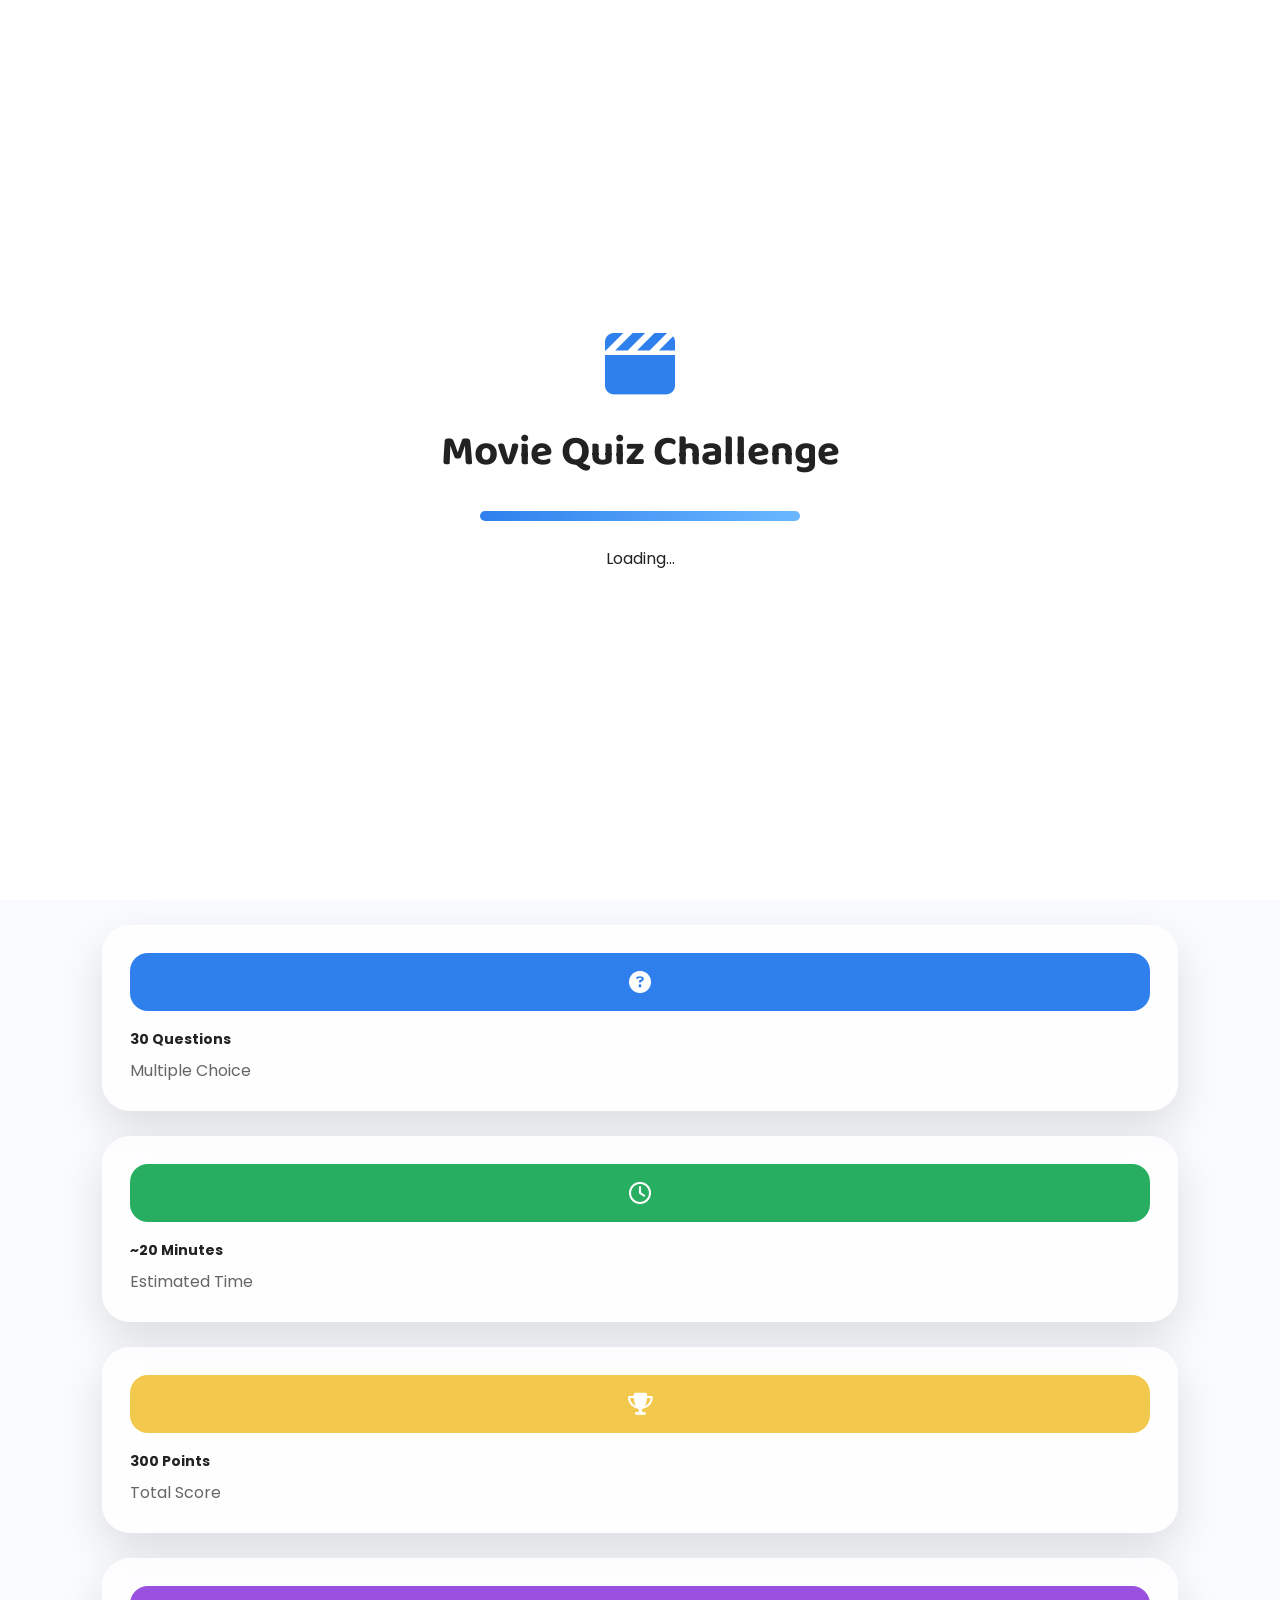
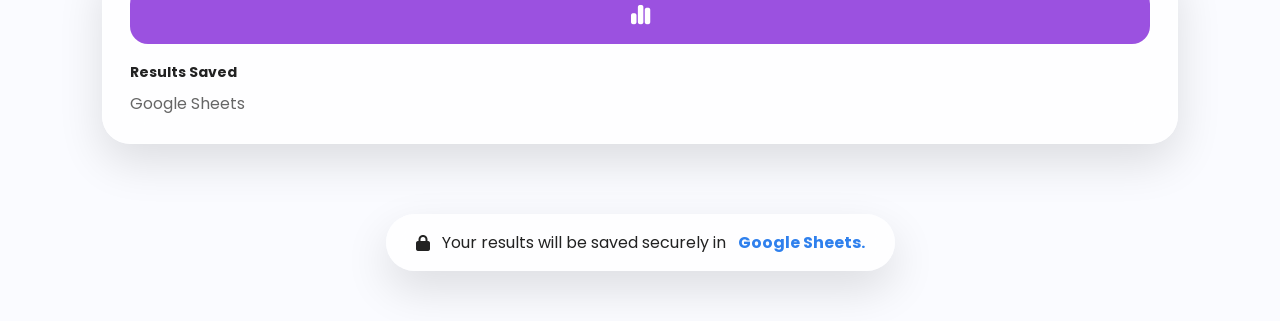
<file: index.html>
<!DOCTYPE html>
<html lang="en">

<head>
    <meta charset="UTF-8">
    <meta name="viewport" content="width=device-width, initial-scale=1.0">

    <title>The Present | Movie Quiz</title>

    <!-- Google Font -->
    <link rel="preconnect" href="https://fonts.googleapis.com">

    <link rel="preconnect" href="https://fonts.gstatic.com" crossorigin>

    <link href="https://fonts.googleapis.com/css2?family=Baloo+2:wght@600;700;800&family=Poppins:wght@300;400;500;600;700;800&display=swap"
        rel="stylesheet">

    <!-- Font Awesome -->
    <link rel="stylesheet"
        href="https://cdnjs.cloudflare.com/ajax/libs/font-awesome/6.7.2/css/all.min.css">

    <!-- CSS -->
    <link rel="stylesheet" href="css/style.css">

</head>

<body>

    <!-- ========================= -->
    <!-- LOADING SCREEN -->
    <!-- ========================= -->

    <div id="loader">

        <div class="loader-content">

            <i class="fa-solid fa-clapperboard"></i>

            <h2>Movie Quiz Challenge</h2>

            <div class="loading-bar">

                <div class="loading-progress"></div>

            </div>

            <p>Loading...</p>

        </div>

    </div>

    <!-- ========================= -->
    <!-- BACKGROUND VIDEO -->
    <!-- ========================= -->

    <video class="hero-video" autoplay muted loop playsinline>

        <source src="assets/hero.mp4" type="video/mp4">

    </video>

    <div class="video-overlay"></div>

    <!-- ========================= -->
    <!-- HEADER -->
    <!-- ========================= -->

    <header>

        <div class="logo">

            <i class="fa-solid fa-clapperboard"></i>

            <span>Movie Quiz Challenge</span>

        </div>

        <button class="music-btn" id="musicToggle">

            <i class="fa-solid fa-music"></i>

            <span>ON</span>

        </button>

    </header>

    <!-- ========================= -->
    <!-- HERO -->
    <!-- ========================= -->

    <main>

        <section class="hero">

            <div class="hero-left">

                <div class="badge">

                    ⭐ Interactive Quiz

                </div>

                <h1>

                    The

                    <span>Present</span>

                </h1>

                <div class="movie-year">

                    (2014)

                </div>

                <p>

                    Test how well you understand the short film and its meaningful message about acceptance, empathy,
                    and seeing beauty in our differences.

                </p>

                <button class="start-btn" id="startQuiz">

                    <i class="fa-solid fa-circle-play"></i>

                    START QUIZ

                </button>

                <div class="start-caption">

                    <i class="fa-solid fa-arrow-right-long"></i>

                    Let's see how much you understood the short film!

                </div>

            </div>

            <div class="hero-right">

                <!-- kosong -->
                <!-- video menjadi background -->

            </div>

        </section>

        <!-- ========================= -->
        <!-- INFO CARD -->
        <!-- ========================= -->

        <section class="info-section">

            <div class="info-card">

                <div class="icon blue">

                    <i class="fa-solid fa-circle-question"></i>

                </div>

                <h3>30 Questions</h3>

                <p>Multiple Choice</p>

            </div>

            <div class="info-card">

                <div class="icon green">

                    <i class="fa-regular fa-clock"></i>

                </div>

                <h3>~20 Minutes</h3>

                <p>Estimated Time</p>

            </div>

            <div class="info-card">

                <div class="icon yellow">

                    <i class="fa-solid fa-trophy"></i>

                </div>

                <h3>300 Points</h3>

                <p>Total Score</p>

            </div>

            <div class="info-card">

                <div class="icon purple">

                    <i class="fa-solid fa-chart-simple"></i>

                </div>

                <h3>Results Saved</h3>

                <p>Google Sheets</p>

            </div>

        </section>

        <!-- ========================= -->
        <!-- FOOTER -->
        <!-- ========================= -->

        <footer>

            <div class="save-info">

                <i class="fa-solid fa-lock"></i>

                Your results will be saved securely in

                <span>Google Sheets.</span>

            </div>

        </footer>

    </main>

    <!-- ========================= -->
    <!-- FLOATING PARTICLES -->
    <!-- ========================= -->

    <div class="particles">

        <span></span>
        <span></span>
        <span></span>
        <span></span>
        <span></span>
        <span></span>

    </div>

    <!-- ========================= -->
    <!-- AUDIO -->
    <!-- ========================= -->

    <audio id="bgm" loop>

        <source src="assets/music.mp3" type="audio/mpeg">

    </audio>

    <!-- JS -->

    <script src="js/main.js"></script>

</body>

</html>
</file>
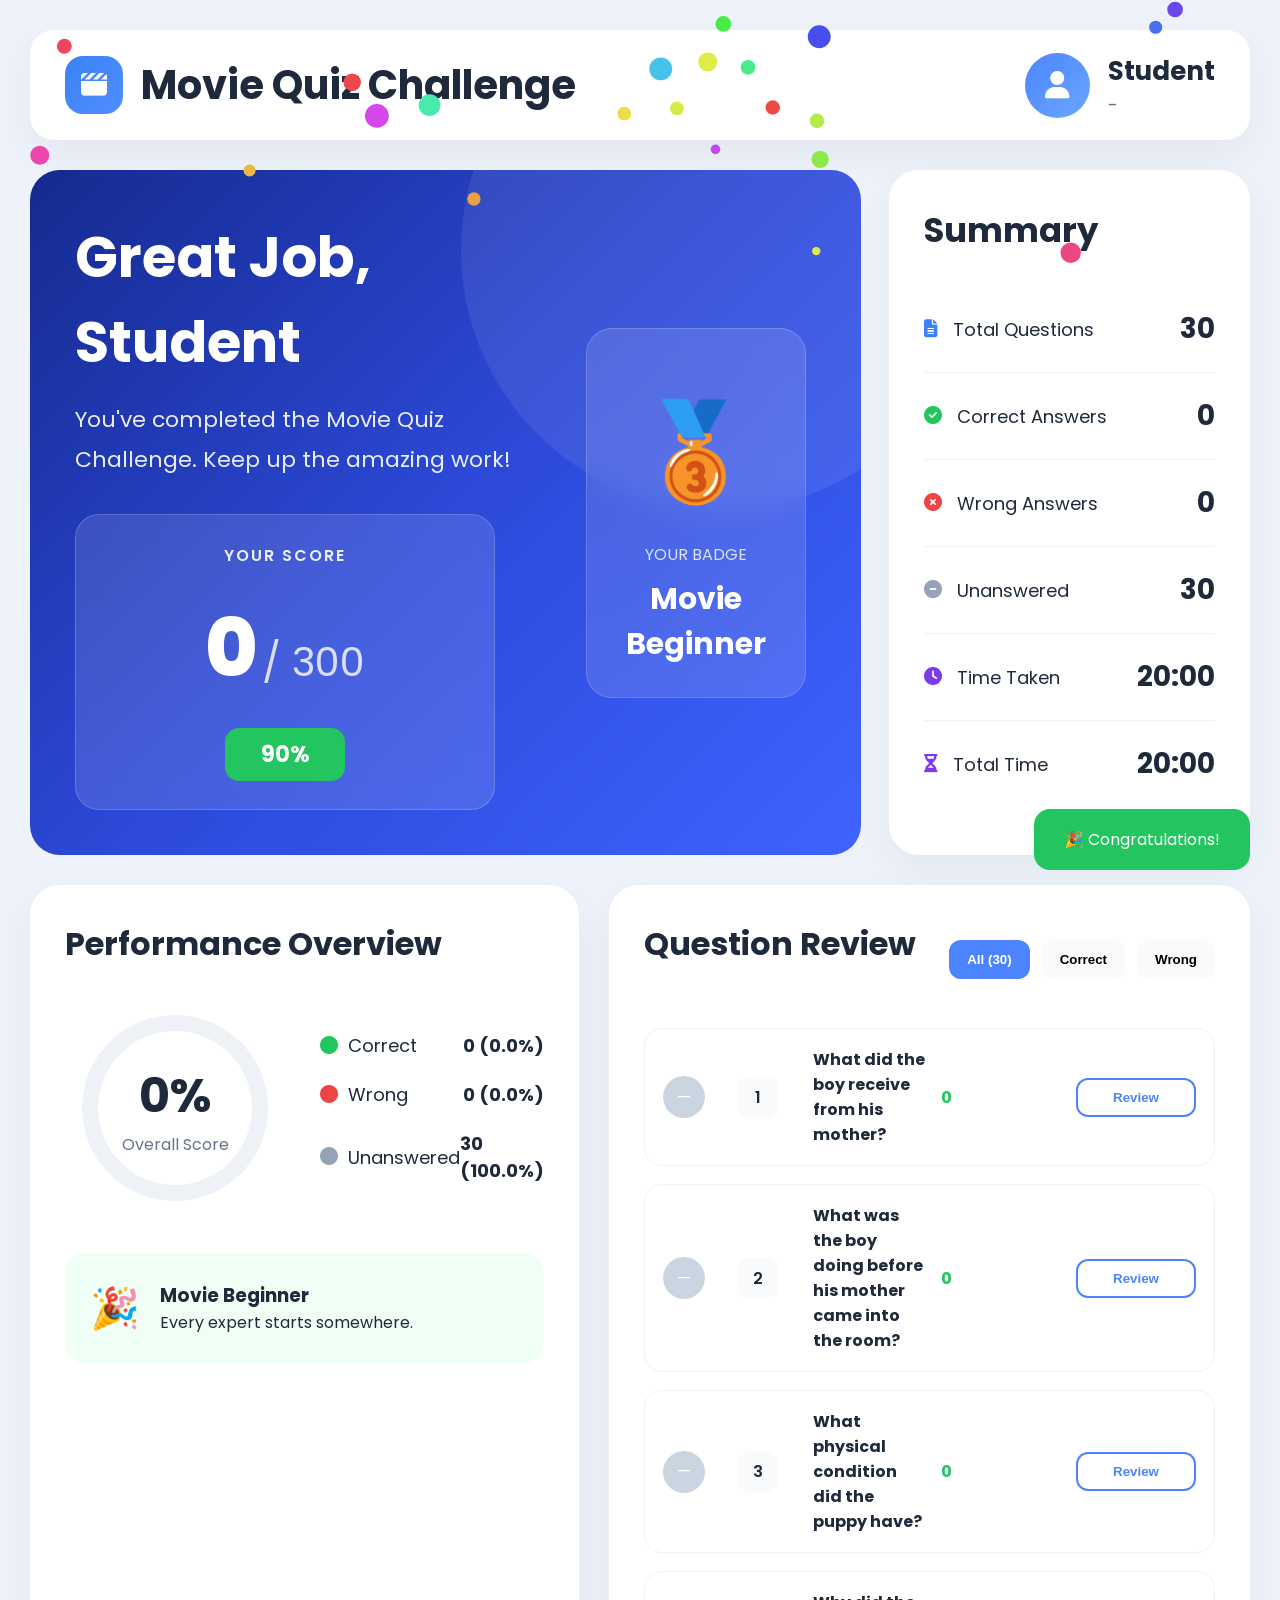
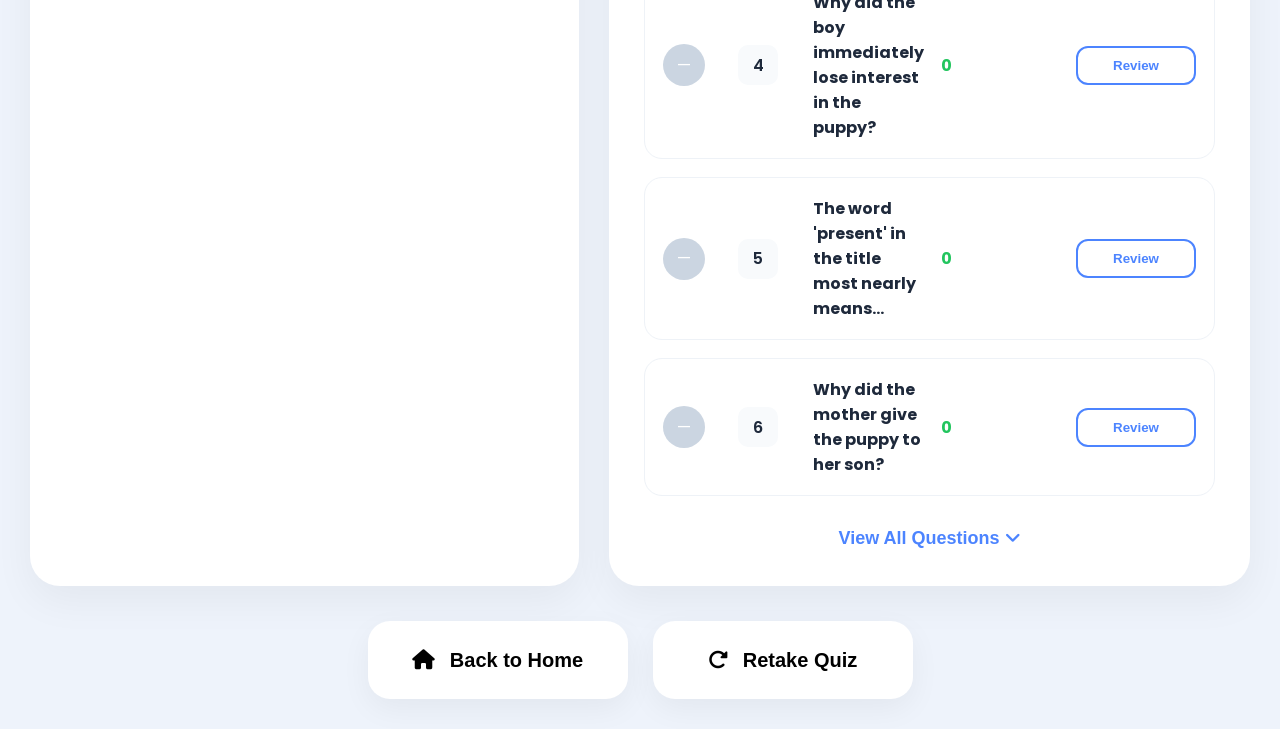
<file: result.html>
<!DOCTYPE html>
<html lang="en">

<head>

    <meta charset="UTF-8">

    <meta name="viewport"
          content="width=device-width, initial-scale=1.0">

    <title>Movie Quiz Challenge | Result</title>

    <link rel="stylesheet"
          href="css/result.css">

    <link rel="preconnect"
          href="https://fonts.googleapis.com">

    <link rel="preconnect"
          href="https://fonts.gstatic.com"
          crossorigin>

    <link href="https://fonts.googleapis.com/css2?family=Poppins:wght@300;400;500;600;700;800&display=swap"
          rel="stylesheet">

    <link rel="stylesheet"
          href="https://cdnjs.cloudflare.com/ajax/libs/font-awesome/6.7.2/css/all.min.css">

</head>

<body>

<div class="page">

<!-- ===========================================
HEADER
============================================ -->

<header class="topbar">

    <div class="logo-area">

        <div class="logo">

            <i class="fa-solid fa-clapperboard"></i>

        </div>

        <h2>

            Movie Quiz Challenge

        </h2>

    </div>

    <div class="student-profile">

        <div class="avatar">

            <i class="fa-solid fa-user"></i>

        </div>

        <div>

            <h3 id="studentName">

                Sarah Nabila

            </h3>

            <span id="studentClass">

                Class A

            </span>

        </div>

    </div>

</header>

<!-- ===========================================
TOP SECTION
============================================ -->

<section class="top-section">

<!-- LEFT -->

<div class="hero-card">

<div class="hero-center">

<h1>

Great Job,
<span id="studentNameHero">

Sarah!

</span>

</h1>

<p>

You've completed the Movie Quiz Challenge.

Keep up the amazing work!

</p>

<div class="score-box">

<div class="score-title">

YOUR SCORE

</div>

<div class="score-number">

<span id="score">

270

</span>

<span class="total">

/ 300

</span>

</div>

<div class="score-percent">

90%

</div>

</div>

</div>

<div class="hero-right">

<div class="badge-card">

<div class="badge-icon">

🥇

</div>

<div class="badge-title">

YOUR BADGE

</div>

<h2 id="badgeName">

Movie Expert

</h2>

</div>

</div>

</div>

<!-- RIGHT -->

<div class="summary-card">

<h2>

Summary

</h2>

<div class="summary-item">

<div>

<i class="fa-solid fa-file-lines blue"></i>

Total Questions

</div>

<span>

30

</span>

</div>

<div class="summary-item">

<div>

<i class="fa-solid fa-circle-check green"></i>

Correct Answers

</div>

<span id="correctCount">

27

</span>

</div>

<div class="summary-item">

<div>

<i class="fa-solid fa-circle-xmark red"></i>

Wrong Answers

</div>

<span id="wrongCount">

3

</span>

</div>

<div class="summary-item">

<div>

<i class="fa-solid fa-circle-minus gray"></i>

Unanswered

</div>

<span id="unansweredCount">

0

</span>

</div>

<div class="summary-item">

<div>

<i class="fa-solid fa-clock purple"></i>

Time Taken

</div>

<span id="timeTaken">

18:32

</span>

</div>

<div class="summary-item">

<div>

<i class="fa-solid fa-hourglass-half purple"></i>

Total Time

</div>

<span>

20:00

</span>

</div>

</div>

</section>
<!-- ===========================================
PART 2 AKAN MULAI DARI SINI
============================================ -->

<section class="bottom-section">

<!-- Performance Overview -->

<!-- ===========================================
PERFORMANCE OVERVIEW
============================================ -->

<div class="performance-card">

    <h2>

        Performance Overview

    </h2>

    <div class="performance-content">

        <div class="progress-ring">

            <svg width="220"
                 height="220">

                <circle
                    cx="110"
                    cy="110"
                    r="85"
                    class="ring-bg">

                </circle>

                <circle
                    cx="110"
                    cy="110"
                    r="85"
                    id="progressCircle"
                    class="ring-progress">

                </circle>

            </svg>

            <div class="ring-center">

                <h1 id="percentage">

                    90%

                </h1>

                <span>

                    Overall Score

                </span>

            </div>

        </div>

        <div class="performance-detail">

            <div class="detail-row">

                <span>

                    <i class="fa-solid fa-circle green"></i>

                    Correct

                </span>

                <strong id="correctPercent">

                    27 (90%)

                </strong>

            </div>

            <div class="detail-row">

                <span>

                    <i class="fa-solid fa-circle red"></i>

                    Wrong

                </span>

                <strong id="wrongPercent">

                    3 (10%)

                </strong>

            </div>

            <div class="detail-row">

                <span>

                    <i class="fa-solid fa-circle gray"></i>

                    Unanswered

                </span>

                <strong id="unansweredPercent">

                    0 (0%)

                </strong>

            </div>

        </div>

    </div>

    <div class="feedback-card">

        <div class="feedback-icon">

            🎉

        </div>

        <div>

            <h3 id="feedbackTitle">

                Excellent!

            </h3>

            <p id="feedbackText">

                You have an excellent understanding
                of the movie.

            </p>

        </div>

    </div>

</div>

<!-- Question Review -->

<!-- ===========================================
QUESTION REVIEW
============================================ -->

<div class="review-card">

    <div class="review-header">

        <h2>

            Question Review

        </h2>

        <div class="review-filter">

            <button id="filterAll"
                    class="active">

                All (30)

            </button>

            <button id="filterCorrect">

                Correct

            </button>

            <button id="filterWrong">

                Wrong

            </button>

        </div>

    </div>

    <div id="reviewList">

        <!-- JS -->

    </div>

    <div class="review-footer">

        <button id="viewAllBtn">

            View All Questions

            <i class="fa-solid fa-angle-down"></i>

        </button>

    </div>

</div>

</section>

<!-- Footer Buttons -->

<!-- ===========================================
BOTTOM BUTTONS
============================================ -->

<section class="bottom-buttons">

<button id="homeBtn">

<i class="fa-solid fa-house"></i>

Back to Home

</button>

<button id="retakeBtn">

<i class="fa-solid fa-rotate-right"></i>

Retake Quiz

</button>

</section>

<footer>

</footer>

</div>
<div id="toast"
     class="toast">

</div>
<canvas id="confettiCanvas">

</canvas>
<script src="js/questions.js"></script>
<script src="js/result.js"></script>

</body>

</html>
</file>
<file: css/style.css>
.bg-video{

position:absolute;

top:0;

left:0;

width:100%;

height:100%;

object-fit:cover;

z-index:-2;

}

.overlay{

position:absolute;

width:100%;

height:100%;

background:

linear-gradient(

90deg,

rgba(255,255,255,.93),

rgba(255,255,255,.65),

rgba(255,255,255,.15)

);

z-index:-1;

}

.content{

display:flex;

justify-content:space-between;

align-items:center;

height:100vh;

padding:70px;

max-width:1400px;

margin:auto;

}

h1{

font-size:110px;

font-weight:900;

line-height:.9;

}

h1 span{

display:block;

color:#2E7CF6;

}

.start-btn{

padding:22px 70px;

border:none;

border-radius:60px;

background:

linear-gradient(

135deg,

#4D90FE,

#1669F2

);

color:white;

font-size:28px;

font-weight:700;

cursor:pointer;

box-shadow:

0 15px 40px rgba(45,110,255,.35);

transition:.3s;

}

.start-btn:hover{

transform:

translateY(-6px);

box-shadow:

0 25px 60px rgba(45,110,255,.45);

}

.info{

display:grid;

grid-template-columns:

repeat(4,1fr);

gap:30px;

}

.card{

background:white;

padding:30px;

border-radius:30px;

box-shadow:

0 15px 40px rgba(0,0,0,.08);

}

.card:hover{

transform:

translateY(-8px);

}

/* ======================================================
   MOVIE QUIZ
   LANDING PAGE
   Author : ChatGPT
======================================================*/

/* ---------- Google Font ---------- */

:root{

    --primary:#2F80ED;
    --primary-dark:#1565D8;

    --secondary:#FDBB2D;

    --text:#222;

    --text-light:#666;

    --white:#fff;

    --glass:rgba(255,255,255,.72);

    --shadow:
    0 18px 45px rgba(0,0,0,.12);

    --radius:28px;

}

/* ---------- Reset ---------- */

*{

    margin:0;

    padding:0;

    box-sizing:border-box;

}

html{

    scroll-behavior:smooth;

}

body{

    font-family:'Poppins',sans-serif;

    overflow-x:hidden;

    background:#fafbff;

    color:var(--text);

}

/* ======================================================
VIDEO
======================================================*/

.hero-video{

    position:fixed;

    top:0;

    left:0;

    width:100%;

    height:100%;

    object-fit:cover;

    z-index:-3;

}

.video-overlay{

    position:fixed;

    top:0;

    left:0;

    width:100%;

    height:100%;

    background:

    linear-gradient(

    90deg,

    rgba(255,255,255,.90),

    rgba(255,255,255,.72),

    rgba(255,255,255,.28),

    rgba(255,255,255,.05)

    );

    z-index:-2;

}

/* ======================================================
HEADER
======================================================*/

header{

    position:absolute;

    top:0;

    left:0;

    width:100%;

    display:flex;

    justify-content:space-between;

    align-items:center;

    padding:35px 70px;

    z-index:100;

}

.logo{

    display:flex;

    align-items:center;

    gap:15px;

    font-size:20px;

    font-weight:700;

}

.logo i{

    color:var(--primary);

    font-size:32px;

}

.music-btn{

    border:none;

    background:rgba(255,255,255,.8);

    backdrop-filter:blur(20px);

    padding:14px 26px;

    border-radius:50px;

    display:flex;

    align-items:center;

    gap:10px;

    cursor:pointer;

    transition:.35s;

    box-shadow:var(--shadow);

}

.music-btn:hover{

    transform:translateY(-4px);

}

/* ======================================================
MAIN
======================================================*/

main{

    min-height:100vh;

    display:flex;

    flex-direction:column;

    justify-content:center;

}

/* ======================================================
HERO
======================================================*/

.hero{

    width:100%;

    min-height:100vh;

    display:flex;

    justify-content:space-between;

    align-items:center;

    padding:0 8%;

}

.hero-left{

    width:42%;

}

.hero-right{

    width:45%;

}

/* ======================================================
BADGE
======================================================*/

.badge{

    display:inline-flex;

    align-items:center;

    gap:10px;

    padding:10px 18px;

    border-radius:50px;

    background:white;

    font-weight:600;

    box-shadow:var(--shadow);

    margin-bottom:35px;

    margin-top: 133px;

    font-size: 13px;

}

/* ======================================================
TITLE
======================================================*/

.hero h1{

    font-family:'Baloo 2',cursive;

    font-size:78px;

    line-height:.9;

    margin-bottom:12px;

    font-weight:800;

}

.hero h1 span{

    color:var(--primary);

}

.movie-year{

    display:inline-block;

    background:#E8F2FF;

    color:var(--primary);

    padding:8px 22px;

    border-radius:50px;

    font-weight:600;

    margin:20px 0;

}

.hero p{

    max-width:620px;

    color:var(--text-light);

    font-size:20px;

    line-height:1.8;

    margin:25px 0 45px;

}

/* ======================================================
BUTTON
======================================================*/

.start-btn{

    border:none;

    cursor:pointer;

    border-radius:60px;

    padding:18px 40px;

    background:
    linear-gradient(
        135deg,
        #4A90FF,
        #1565D8
    );

    color:white;

    font-size:18px;

    font-weight:700;

    display:inline-flex;

    align-items:center;

    gap:14px;

    transition:.35s;

    box-shadow:
    0 20px 40px rgba(47,128,237,.35);

}

.start-btn{

    position:relative;

    overflow:hidden;

}

.start-btn:hover{

    transform:translateY(-8px);

    box-shadow:
    0 28px 60px rgba(47,128,237,.45);

}

.start-btn:active{

    transform:scale(.97);

}

.start-caption{

    margin-top:20px;

    color:#777;

    display:flex;

    align-items:center;

    gap:10px;

}

/* ======================================================
INFO CARD
======================================================*/

.info-section{

    width:84%;

    margin:auto;

    display:grid;

    grid-template-columns:repeat(4,1fr);

    gap:25px;

    margin-top: 25px;

    position:relative;

    z-index:5;

}

.info-card{

    background:var(--glass);

    backdrop-filter:blur(20px);

    border-radius:28px;

    padding:28px;

    box-shadow:var(--shadow);

    transition:.35s;

}

.info-card:hover{

    transform:translateY(-8px);

}

.info-card h3{

    margin-top:18px;

    font-size:14px;

}

.info-card p{

    color:#666;

    margin-top:8px;

}

.icon{

    width:58x;

    height:58px;

    border-radius:18px;

    display:flex;

    justify-content:center;

    align-items:center;

    font-size:22px;

    color:white;

}

.blue{

    background:#2F80ED;

}

.green{

    background:#27AE60;

}

.yellow{

    background:#F2C94C;

}

.purple{

    background:#9B51E0;

}

/* ======================================================
FOOTER
======================================================*/

footer{

    margin:70px auto 50px;

    text-align:center;

}

.save-info{

    background:rgba(255,255,255,.72);

    display:inline-flex;

    align-items:center;

    gap:12px;

    padding:16px 30px;

    border-radius:50px;

    backdrop-filter:blur(15px);

    box-shadow:var(--shadow);

}

.save-info span{

    color:var(--primary);

    font-weight:700;

}

/* ======================================================
LOADER
======================================================*/

#loader{

    position:fixed;

    inset:0;

    background:white;

    display:flex;

    justify-content:center;

    align-items:center;

    z-index:9999;

}

.loader-content{

    text-align:center;

}

.loader-content i{

    font-size:70px;

    color:var(--primary);

}

.loader-content h2{

    margin:20px 0;

    font-family:'Baloo 2';

    font-size:42px;

}

.loading-bar{

    width:320px;

    height:10px;

    background:#ddd;

    border-radius:20px;

    overflow:hidden;

    margin:25px auto;

}

.loading-progress{

    width:0;

    height:100%;

    background:linear-gradient(
        90deg,
        #2F80ED,
        #6AB7FF
    );

    animation:loading 2s linear forwards;

}

@keyframes loading{

    to{

        width:100%;

    }

}

/* ======================================================
PARTICLE
======================================================*/

.particles{

    position:fixed;

    inset:0;

    pointer-events:none;

    overflow:hidden;

    z-index:-1;

}

.particles span{

    position:absolute;

    width:14px;

    height:14px;

    background:rgba(255,255,255,.7);

    border-radius:50%;

    animation:float 16s linear infinite;

}

/* posisi particle */

.particles span:nth-child(1){

    left:8%;
    animation-delay:0s;

}

.particles span:nth-child(2){

    left:25%;
    animation-delay:3s;

}

.particles span:nth-child(3){

    left:42%;
    animation-delay:5s;

}

.particles span:nth-child(4){

    left:65%;
    animation-delay:8s;

}

.particles span:nth-child(5){

    left:82%;
    animation-delay:11s;

}

.particles span:nth-child(6){

    left:94%;
    animation-delay:13s;

}

@keyframes float{

    0%{

        transform:
        translateY(110vh)
        scale(.3);

        opacity:0;

    }

    20%{

        opacity:1;

    }

    80%{

        opacity:.8;

    }

    100%{

        transform:
        translateY(-20vh)
        scale(1);

        opacity:0;

    }

}

/* ======================================================
HERO ANIMATION
======================================================*/

.hero-left{

    animation:
    fadeLeft 1.2s ease;

}

.hero-right{

    animation:
    fadeRight 1.4s ease;

}

@keyframes fadeLeft{

    from{

        opacity:0;

        transform:
        translateX(-60px);

    }

    to{

        opacity:1;

        transform:none;

    }

}

@keyframes fadeRight{

    from{

        opacity:0;

        transform:
        translateX(60px);

    }

    to{

        opacity:1;

        transform:none;

    }

}

/* ======================================================
BADGE
======================================================*/

.badge{

    transition:.35s;

}

.badge:hover{

    transform:

    translateY(-5px);

}

/* ======================================================
TITLE
======================================================*/

.hero h1{

    animation:

    titleShow 1.4s;

}

@keyframes titleShow{

    from{

        opacity:0;

        transform:

        translateY(40px);

    }

    to{

        opacity:1;

        transform:none;

    }

}

/* ======================================================
BUTTON GLOW
======================================================*/

.start-btn{

    position:relative;

    overflow:hidden;

}

.start-btn::before{

    content:"";

    position:absolute;

    left:-120%;

    top:0;

    width:120%;

    height:100%;

    background:

    linear-gradient(

        120deg,

        transparent,

        rgba(255,255,255,.5),

        transparent

    );

    transition:.7s;

}

.start-btn:hover::before{

    left:130%;

}

/* ======================================================
CARD EFFECT
======================================================*/

.info-card{

    cursor:pointer;

}

.info-card::after{

    content:"";

    position:absolute;

    inset:0;

    border-radius:28px;

    border:1px solid rgba(255,255,255,.35);

    pointer-events:none;

}

/* ======================================================
VIDEO EFFECT
======================================================*/

.hero-video{

    position:fixed;

    inset:0;

    width:100%;

    height:100%;

    object-fit:cover;

}

/* ======================================================
SCROLL ICON
======================================================*/

.scroll-indicator{

    position:absolute;

    left:70px;

    bottom:30px;

    color:#666;

    display:flex;

    align-items:center;

    gap:12px;

    font-size:15px;

    animation:

    bounce 2s infinite;

}

@keyframes bounce{

    0%{

        transform:translateY(0);

    }

    50%{

        transform:translateY(10px);

    }

    100%{

        transform:translateY(0);

    }

}

/* ======================================================
RESPONSIVE
======================================================*/

@media(max-width:1200px){

.hero{

    padding:120px 60px;

}

.hero h1{

    font-size:85px;

}

.hero p{

    font-size:18px;

}

.info-section{

    width:90%;

}

}

@media(max-width:900px){

.hero{

    flex-direction:column;

    justify-content:flex-start;
    align-items:center;

    text-align:center;

    padding:140px 40px 70px;

    gap:35px;

    min-height:auto;

}

.hero-left{

    width:100%;
    max-width:700px;

}

}

.hero-left{

    width:100%;

}

.hero-right{

    display:none;

}

.info-section{

    grid-template-columns:

    repeat(2,1fr);

}

header{

    padding:25px 35px;

}

@media(max-width:900px){

    .badge{

    margin-top:0!important;

}}


@media(max-width:600px){

.hero{

    padding:110px 20px 50px;

    gap:25px;

}

.hero h1{

    font-size:56px;

}

.badge{

    margin-top:0!important;

}

}
.hero h1{

    font-size:62px;

}

.hero p{

    font-size:16px;

}

.start-btn{

    width:100%;

    justify-content:center;

}

.info-section{

    grid-template-columns:1fr;

}

.logo{

    font-size:18px;

}

.music-btn{

    padding:12px 16px;

}

.ripple{

    position:absolute;

    width:15px;

    height:15px;

    border-radius:50%;

    background:rgba(255,255,255,.7);

    transform:translate(-50%,-50%) scale(0);

    animation:ripple .7s ease;

}

@keyframes ripple{

    to{

        transform:
        translate(-50%,-50%)
        scale(18);

        opacity:0;

    }

}

.hero-video{

filter:

blur(2px)

brightness(.92);

}

body{

    transition:opacity .6s ease;

}

body.fade-out{

    opacity:0;

}

@media(max-width:900px){

.video-overlay{

background:

linear-gradient(

180deg,

rgba(255,255,255,.96),

rgba(255,255,255,.90),

rgba(255,255,255,.82),

rgba(255,255,255,.70)

);

}

}

@media(max-width:600px){

.video-overlay{

background:

rgba(255,255,255,.93);

}

.hero-video{

filter:

blur(4px)

brightness(.55);

}

}

@media(max-width:900px){

.info-section{

margin-top:0;

}

}

@media(max-width:900px){

footer{

margin:40px auto 30px;

}

}
</file>
<file: css/result.css>
/* ==========================================
   RESET
========================================== */

*{
    margin:0;
    padding:0;
    box-sizing:border-box;
}

html{

    scroll-behavior:smooth;

}

body{

    font-family:"Poppins",sans-serif;

    background:#EEF3FB;

    color:#1E293B;

    overflow-x:hidden;

}

.page{

    width:100%;

    max-width:1500px;

    margin:auto;

    padding:30px;

}

/* ==========================================
   HEADER
========================================== */

.topbar{

    background:white;

    border-radius:24px;

    padding:22px 35px;

    display:flex;

    justify-content:space-between;

    align-items:center;

    box-shadow:0 15px 40px rgba(0,0,0,.05);

    margin-bottom:30px;

}

.logo-area{

    display:flex;

    align-items:center;

    gap:18px;

}

.logo{

    width:58px;

    height:58px;

    border-radius:18px;

    background:linear-gradient(135deg,#3B82F6,#4F8DFF);

    color:white;

    display:flex;

    justify-content:center;

    align-items:center;

    font-size:26px;

}

.logo-area h2{

    font-size:40px;

    font-weight:700;

}

.student-profile{

    display:flex;

    align-items:center;

    gap:18px;

}

.avatar{

    width:65px;

    height:65px;

    border-radius:50%;

    background:linear-gradient(135deg,#4C84FF,#6AA8FF);

    color:white;

    display:flex;

    justify-content:center;

    align-items:center;

    font-size:28px;

}

.student-profile h3{

    font-size:26px;

}

.student-profile span{

    color:#64748B;

    font-size:18px;

}

/* ==========================================
   TOP SECTION
========================================== */

.top-section{

    display:grid;

    grid-template-columns:2.3fr 1fr;

    gap:28px;

    margin-bottom:30px;

}

.hero-card{

    background:linear-gradient(
        135deg,
        #152A8F,
        #2C49D8,
        #3F63FF
    );

    border-radius:30px;

    color:white;

    padding:45px;

    display:grid;

    grid-template-columns:1fr 240px;

    gap:35px;

    align-items:center;

    position:relative;

    overflow:hidden;

}

.hero-card::before{

    content:"";

    width:520px;

    height:520px;

    background:rgba(255,255,255,.08);

    position:absolute;

    border-radius:50%;

    top:-180px;

    right:-120px;

}

.hero-left{

    display:flex;

    justify-content:center;

    align-items:center;

}

.trophy{

    font-size:180px;

    animation:float 3s ease-in-out infinite;

}

@keyframes float{

    0%{

        transform:translateY(0px);

    }

    50%{

        transform:translateY(-12px);

    }

    100%{

        transform:translateY(0px);

    }

}

.hero-center h1{

    font-size:56px;

    margin-bottom:15px;

    font-weight:700;

}

.hero-center p{

    font-size:22px;

    line-height:1.8;

    opacity:.9;

}

.score-box{

    margin-top:35px;

    width:100%;

    max-width:420px;

    background:rgba(255,255,255,.12);

    border:1px solid rgba(255,255,255,.18);

    backdrop-filter:blur(12px);

    border-radius:24px;

    padding:28px;

}

.score-title{

    text-align:center;

    font-weight:600;

    letter-spacing:2px;

    opacity:.9;

}

.score-number{

    margin:20px 0;

    text-align:center;

}

.score-number span:first-child{

    font-size:80px;

    font-weight:800;

}

.score-number .total{

    font-size:40px;

    opacity:.8;

}

.score-percent{

    width:120px;

    margin:auto;

    background:#22C55E;

    color:white;

    padding:10px;

    border-radius:14px;

    text-align:center;

    font-size:22px;

    font-weight:700;

}

.hero-right{

    display:flex;

    justify-content:center;

}

.badge-card{

    width:220px;

    background:rgba(255,255,255,.12);

    backdrop-filter:blur(15px);

    border:1px solid rgba(255,255,255,.18);

    border-radius:26px;

    padding:30px;

    text-align:center;

}

.badge-icon{

    font-size:95px;

    margin:20px 0;

}

.badge-title{

    opacity:.8;

    margin-bottom:10px;

}

.badge-card h2{

    font-size:30px;

}

/* ==========================================
   SUMMARY
========================================== */

.summary-card{

    background:white;

    border-radius:30px;

    padding:35px;

    box-shadow:0 15px 40px rgba(0,0,0,.05);

}

.summary-card h2{

    margin-bottom:30px;

    font-size:34px;

}

.summary-item{

    display:flex;

    justify-content:space-between;

    align-items:center;

    padding:22px 0;

    border-bottom:1px solid #EEF2F7;

}

.summary-item:last-child{

    border:none;

}

.summary-item div{

    display:flex;

    align-items:center;

    gap:15px;

    font-size:18px;

}

.summary-item span{

    font-size:28px;

    font-weight:700;

}

.blue{

    color:#3B82F6;

}

.green{

    color:#22C55E;

}

.red{

    color:#EF4444;

}

.gray{

    color:#94A3B8;

}

.purple{

    color:#7C3AED;

}

/* ==========================================
   PERFORMANCE OVERVIEW
========================================== */

.bottom-section{

    display:grid;

    grid-template-columns:1fr 1.7fr;

    gap:30px;

    margin-bottom:35px;

}

.performance-card,
.review-card{

    background:white;

    border-radius:30px;

    padding:35px;

    box-shadow:0 15px 40px rgba(0,0,0,.05);

}

.performance-card h2,
.review-card h2{

    font-size:32px;

    margin-bottom:30px;

}

.performance-content{

    display:flex;

    gap:35px;

    align-items:center;

}

.progress-ring{

    position:relative;

    width:220px;

    height:220px;

}

.progress-ring svg{

    transform:rotate(-90deg);

}

.ring-bg{

    fill:none;

    stroke:#EEF2F7;

    stroke-width:16;

}

.ring-progress{

    fill:none;

    stroke:#22C55E;

    stroke-width:16;

    stroke-linecap:round;

    stroke-dasharray:534;

    stroke-dashoffset:534;

    transition:1s ease;

}

.ring-center{

    position:absolute;

    inset:0;

    display:flex;

    justify-content:center;

    align-items:center;

    flex-direction:column;

}

.ring-center h1{

    font-size:48px;

    color:#1E293B;

}

.ring-center span{

    color:#64748B;

}

.performance-detail{

    flex:1;

}

.detail-row{

    display:flex;

    justify-content:space-between;

    margin:22px 0;

    font-size:18px;

}

.detail-row span{

    display:flex;

    align-items:center;

    gap:10px;

}

.feedback-card{

    margin-top:35px;

    background:#EFFFF5;

    border-radius:20px;

    padding:25px;

    display:flex;

    gap:20px;

    align-items:center;

}

.feedback-icon{

    font-size:40px;

}

/* ==========================================
   REVIEW
========================================== */

.review-header{

    display:flex;

    justify-content:space-between;

    align-items:center;

    margin-bottom:30px;

}

.review-filter{

    display:flex;

    gap:12px;

}

.review-filter button{

    border:none;

    padding:12px 18px;

    border-radius:12px;

    background:#F8FAFC;

    cursor:pointer;

    font-weight:600;

    transition:.25s;

}

.review-filter button.active{

    background:#4C84FF;

    color:white;

}

.review-filter button:hover{

    transform:translateY(-2px);

}

#reviewList{

    display:flex;

    flex-direction:column;

    gap:18px;

}

.review-item{

    display:grid;

    grid-template-columns:60px 60px 1fr 120px 120px;

    align-items:center;

    gap:15px;

    padding:18px;

    border-radius:18px;

    border:1px solid #EEF2F7;

    transition:.25s;

}

.review-item:hover{

    transform:translateY(-3px);

    box-shadow:0 10px 30px rgba(0,0,0,.08);

}

.status-icon{

    width:42px;

    height:42px;

    border-radius:50%;

    display:flex;

    justify-content:center;

    align-items:center;

    color:white;

    font-size:16px;

}

.status-icon.correct{

    background:#22C55E;

}

.status-icon.wrong{

    background:#EF4444;

}

.status-icon.unanswered{

    background:#CBD5E1;

}

.question-number{

    width:40px;

    height:40px;

    background:#F8FAFC;

    border-radius:10px;

    display:flex;

    justify-content:center;

    align-items:center;

    font-weight:600;

}

.question-score{

    color:#22C55E;

    font-weight:700;

}

.review-btn{

    border:none;

    padding:10px 18px;

    border-radius:12px;

    background:white;

    border:2px solid #4C84FF;

    color:#4C84FF;

    cursor:pointer;

    font-weight:600;

    transition:.25s;

}

.review-btn:hover{

    background:#4C84FF;

    color:white;

}

.review-footer{

    text-align:center;

    margin-top:30px;

}

.review-footer button{

    border:none;

    background:none;

    color:#4C84FF;

    cursor:pointer;

    font-size:18px;

    font-weight:600;

}

/* ==========================================
   BUTTONS
========================================== */

.bottom-buttons{

    display:flex;

    justify-content:center;

    gap:25px;

}

.bottom-buttons button{

    min-width:260px;

}

.bottom-buttons button{

    height:78px;

    border:none;

    border-radius:22px;

    background:white;

    font-size:20px;

    font-weight:600;

    cursor:pointer;

    transition:.25s;

    display:flex;

    justify-content:center;

    align-items:center;

    gap:15px;

    box-shadow:0 10px 30px rgba(0,0,0,.05);

}

.bottom-buttons button:hover{

    transform:translateY(-5px);

}

.primary{

    background:linear-gradient(135deg,#6C63FF,#4C84FF)!important;

    color:white;

}

/* ==========================================
   TOAST
========================================== */

.toast{

    position:fixed;

    bottom:30px;

    right:30px;

    background:#22C55E;

    color:white;

    padding:18px 30px;

    border-radius:16px;

    opacity:0;

    transform:translateY(20px);

    transition:.3s;

    z-index:999;

}

.toast.show{

    opacity:1;

    transform:translateY(0);

}

#confettiCanvas{

    position:fixed;

    inset:0;

    pointer-events:none;

    z-index:9999;

}

/* ==========================================
   RESPONSIVE
========================================== */

@media(max-width:1200px){

.top-section{

grid-template-columns:1fr;

}

.bottom-section{

grid-template-columns:1fr;

}

.hero-card{

grid-template-columns:1fr;

text-align:center;

}

.bottom-buttons{

grid-template-columns:repeat(2,1fr);

}

.performance-content{

flex-direction:column;

}

.review-item{

grid-template-columns:1fr;

text-align:center;

}

}

@media(max-width:600px){
    .logo-area h2 {
        font-size: 12px;
    }
    .student-profile {
        display: flex;
        align-items: center;
        gap: 10px;
    }
    .student-profile h3 {
        font-size: 15px;
    }
    .performance-card, .review-card {
        background: white;
        border-radius: 30px;
        padding: 26px;
        box-shadow: 0 15px 40px rgba(0,0,0,.05);
        width: 89vw;
    }
    .review-header {
        display: block;
        justify-content: space-between;
        align-items: center;
        margin-bottom: 30px;
    }

    .bottom-buttons {
        grid-template-columns: auto;
    }

    .detail-row {
        font-size: 18px;
        gap: 25px;
        display: flex;
    }
}
</file>
